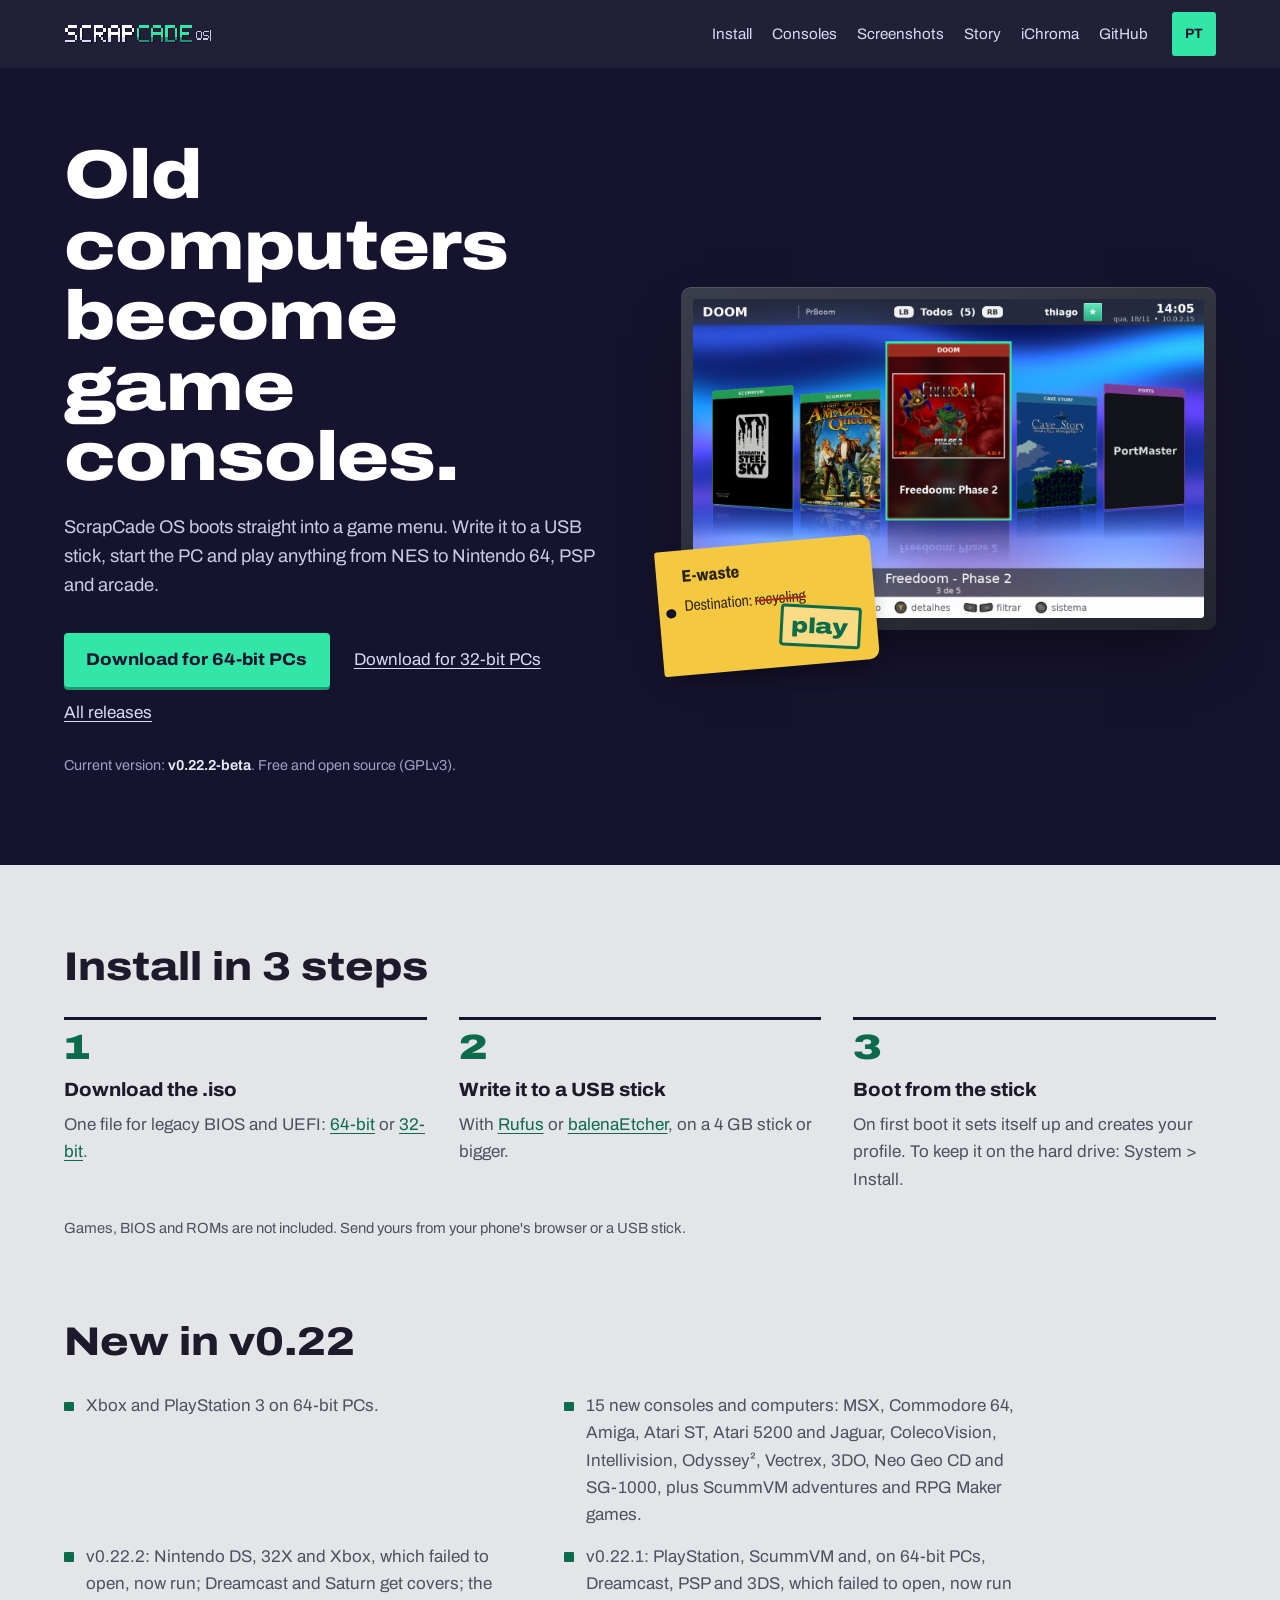
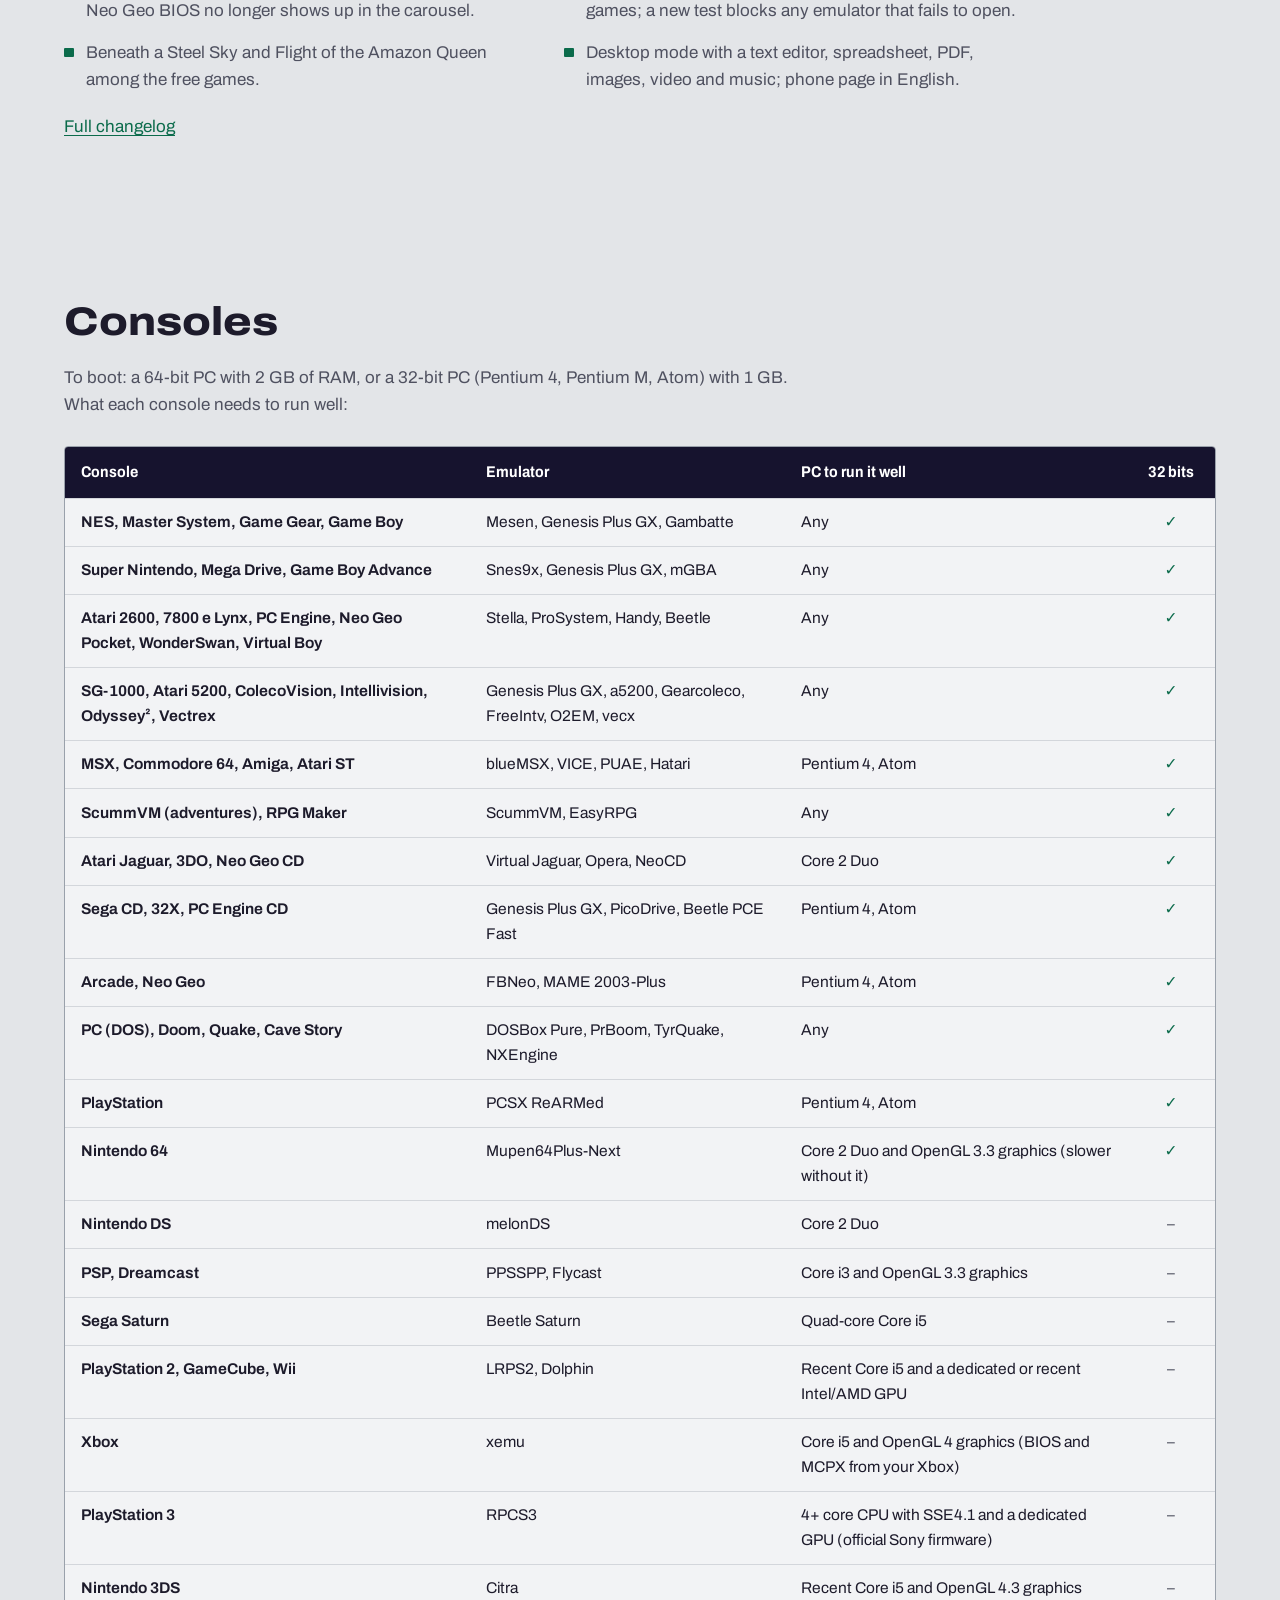
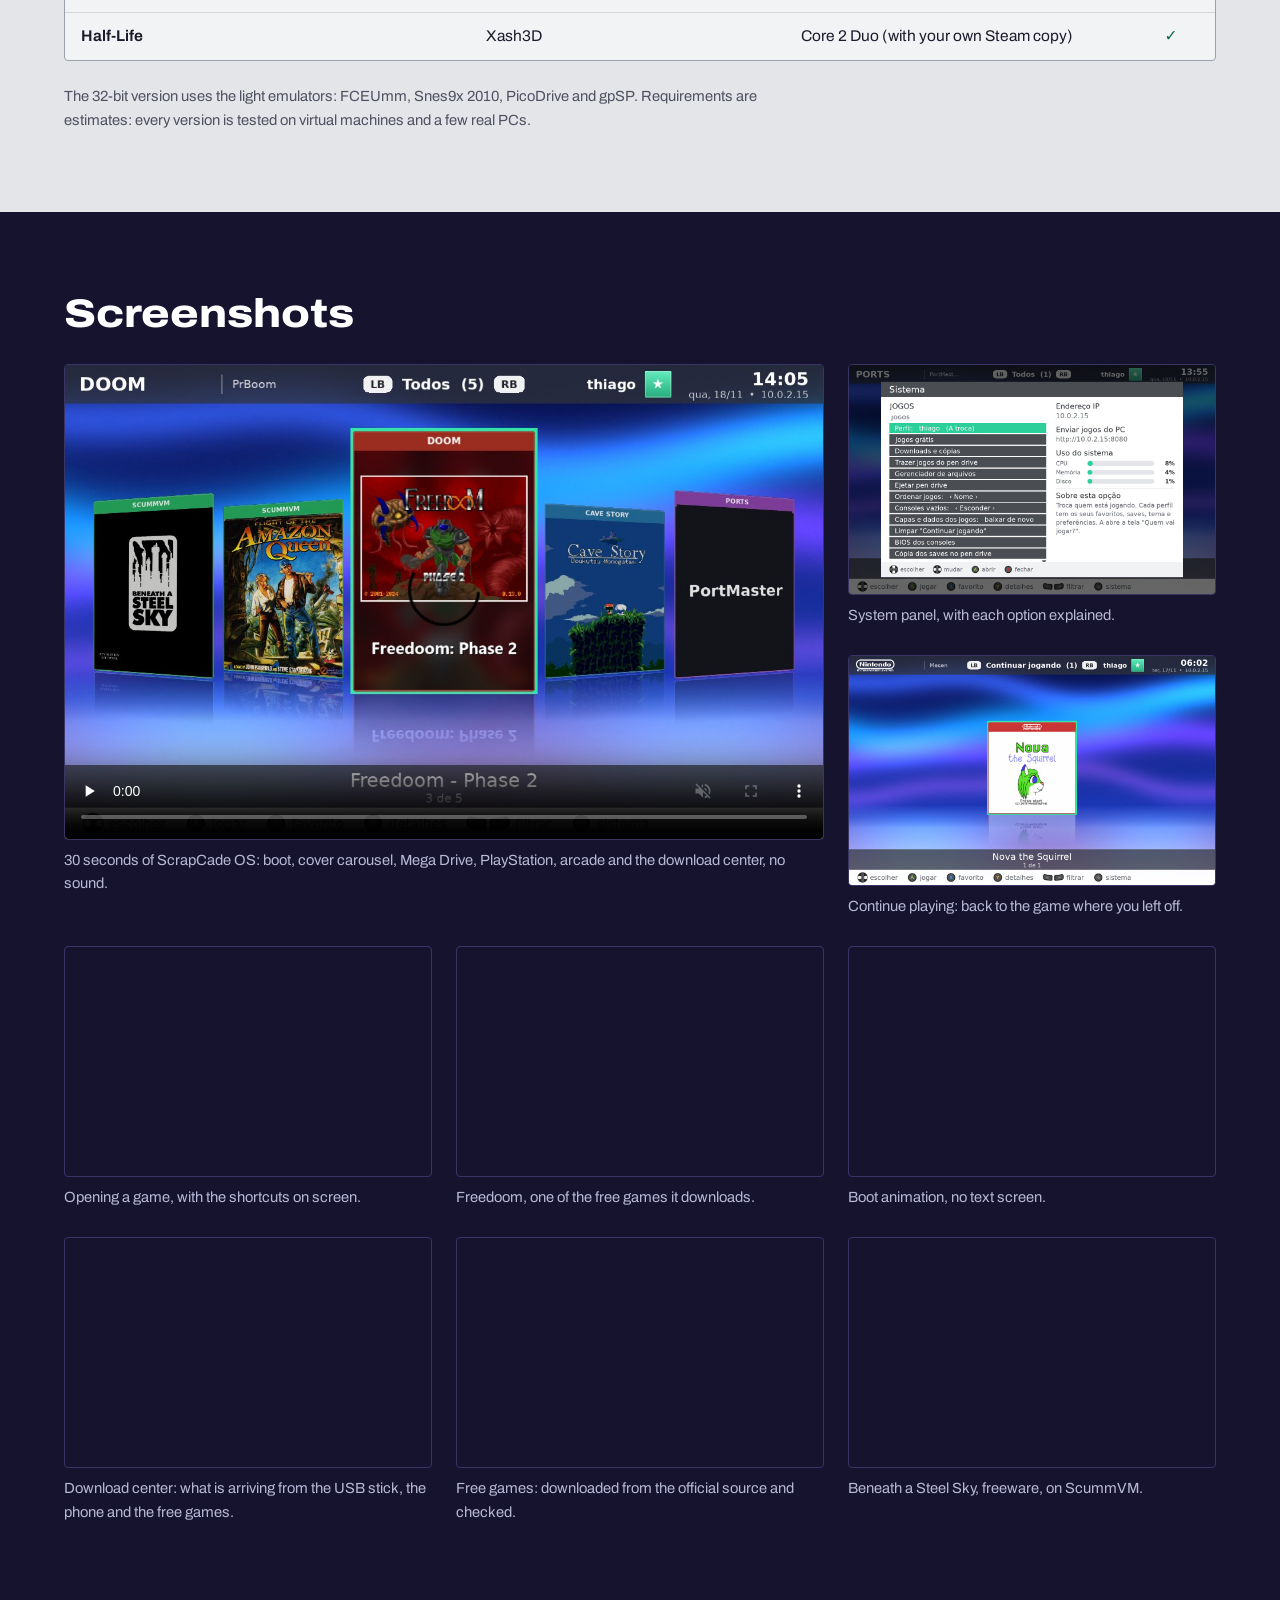
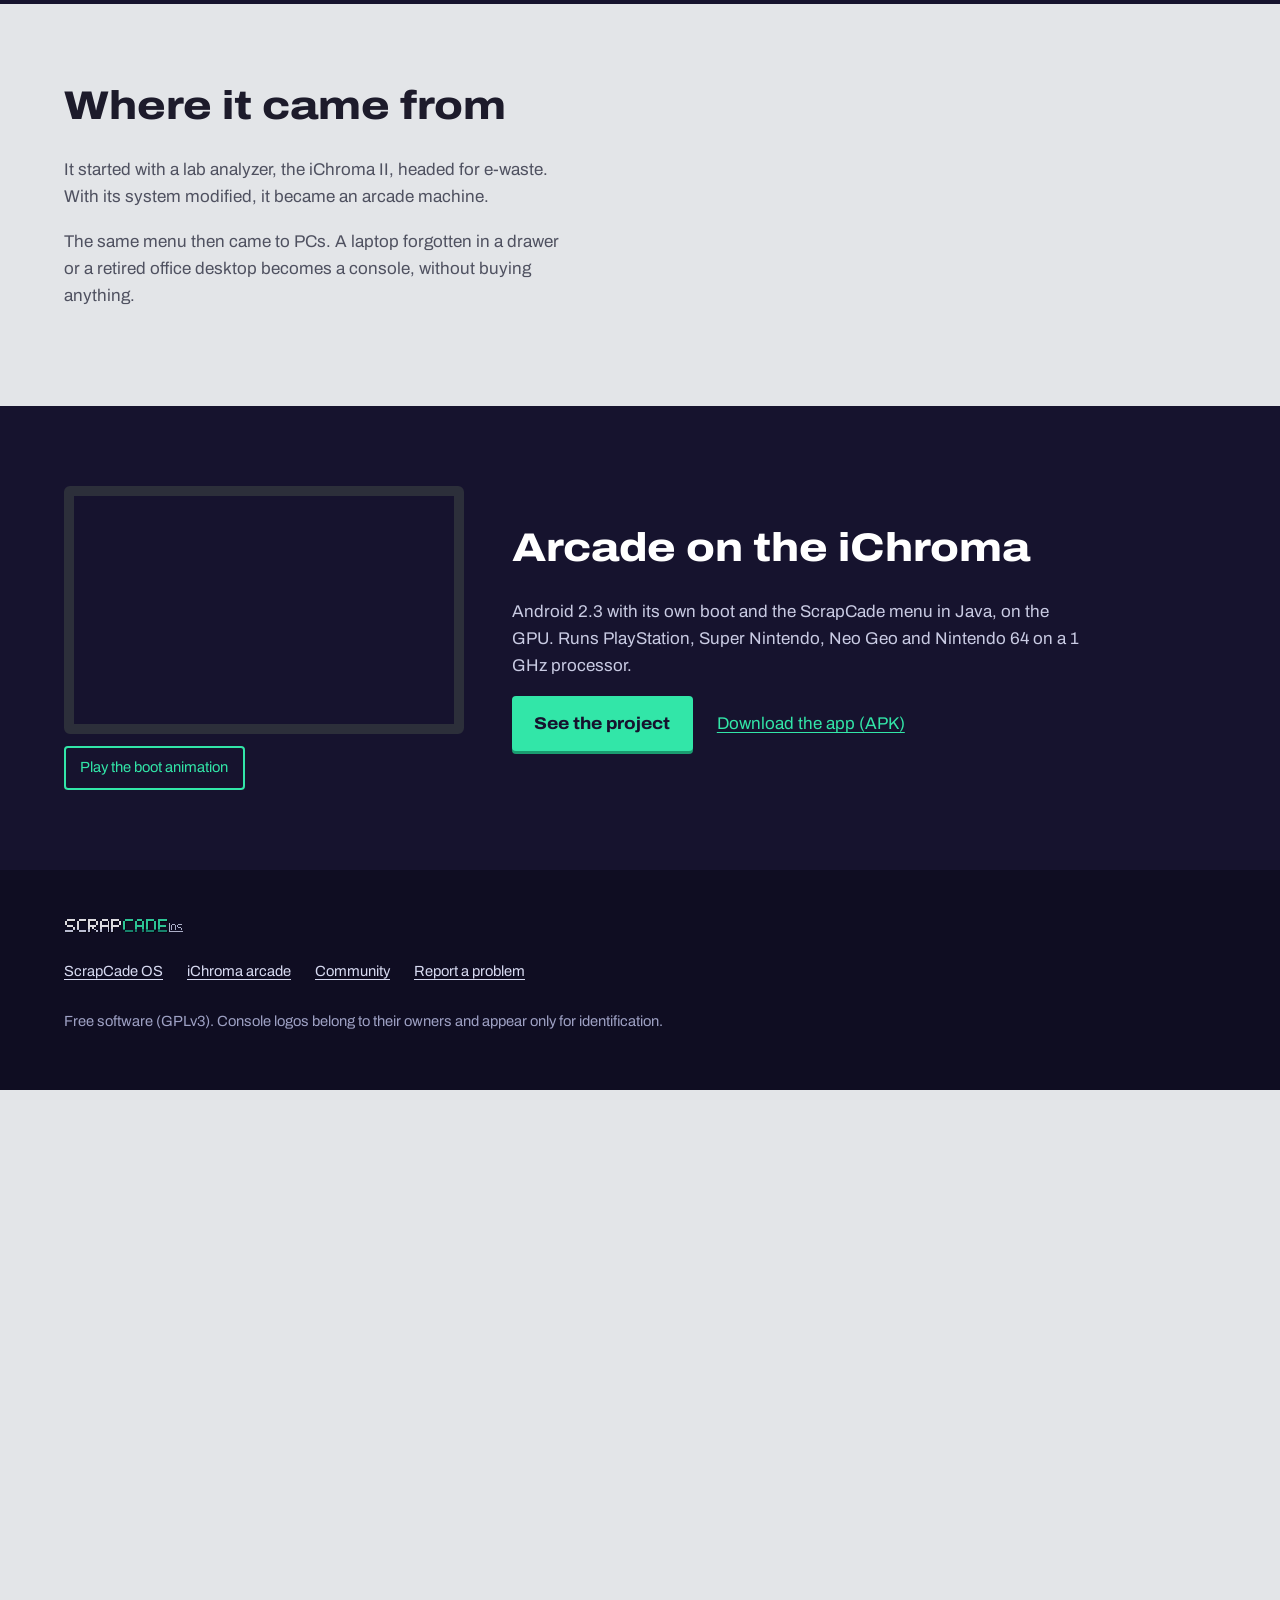
<file: index.html>
<!doctype html>
<html lang="pt-BR">
<head>
<meta charset="utf-8">
<title>ScrapCade OS</title>
<meta http-equiv="refresh" content="0; url=scrapcade/">
<link rel="canonical" href="https://thiagotechmaker.github.io/scrapcade/">
</head>
<body><p><a href="scrapcade/">ScrapCade OS</a></p></body>
</html>
</file>
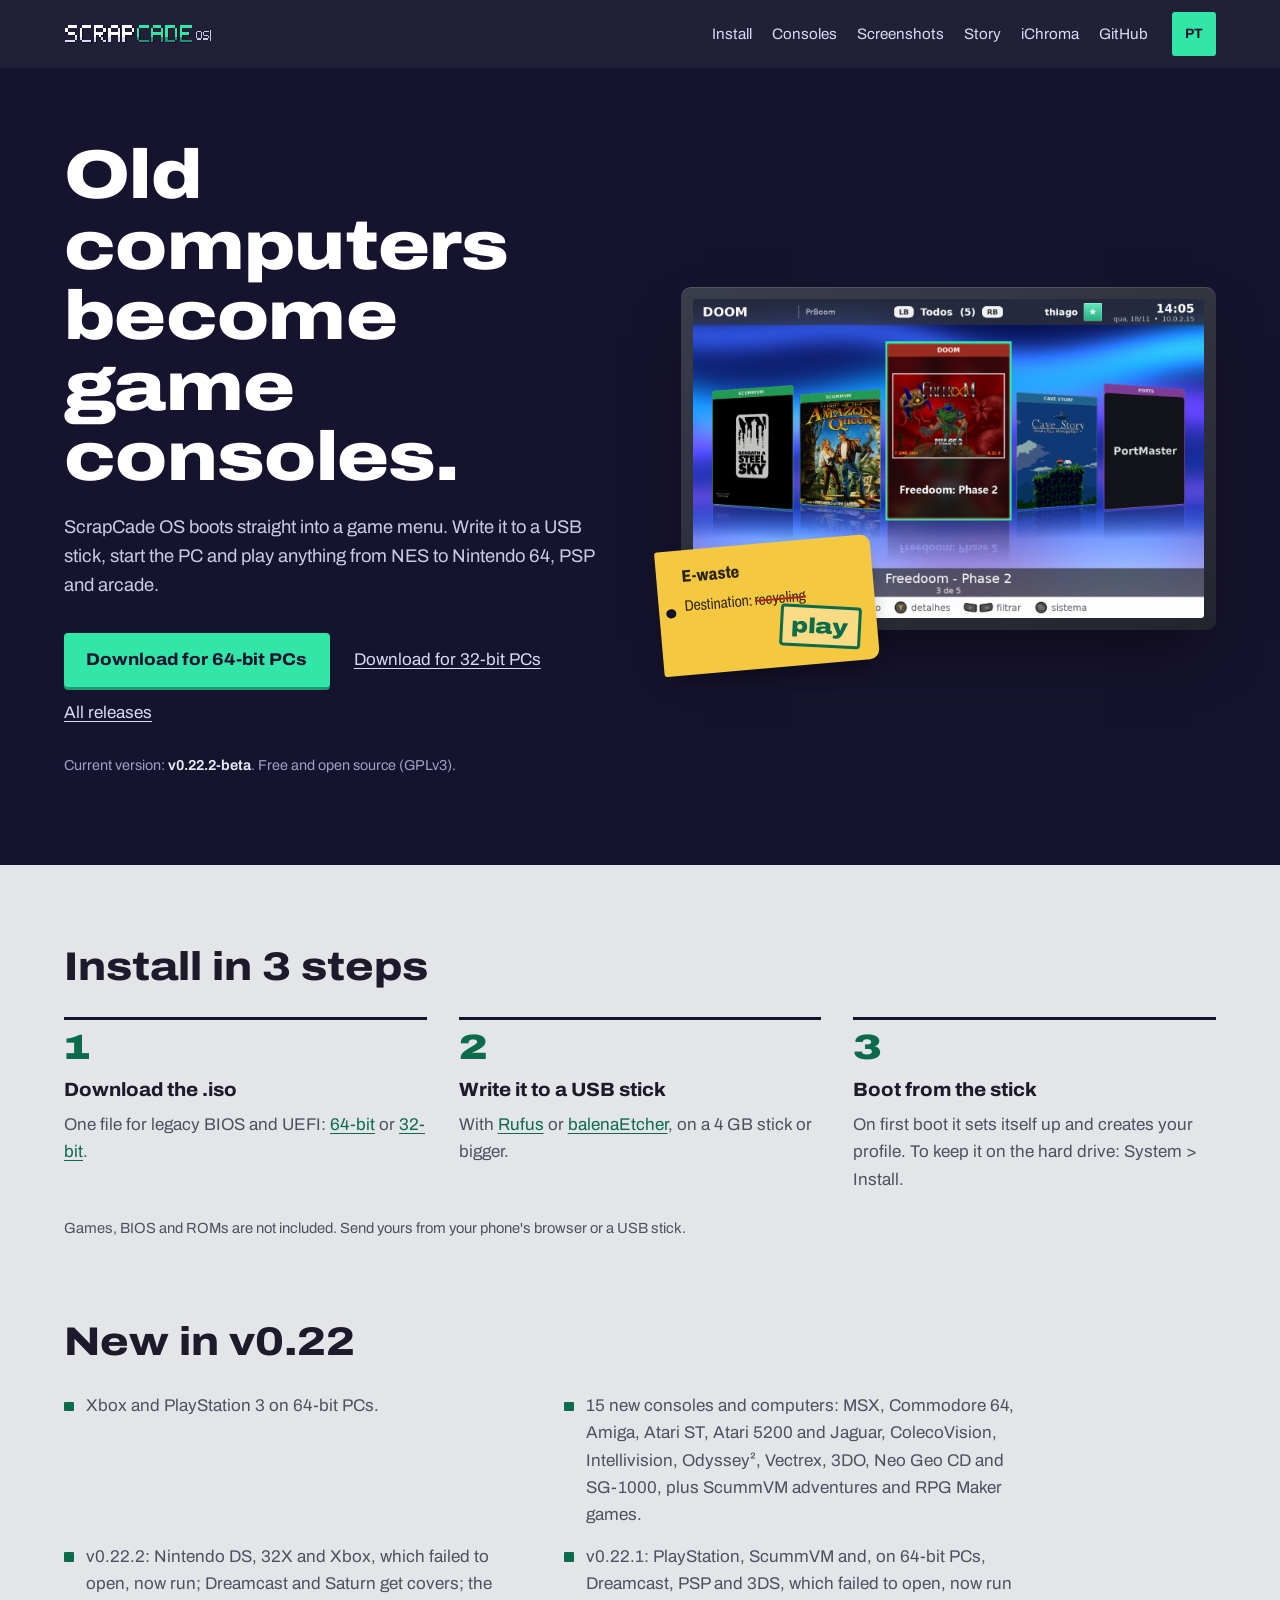
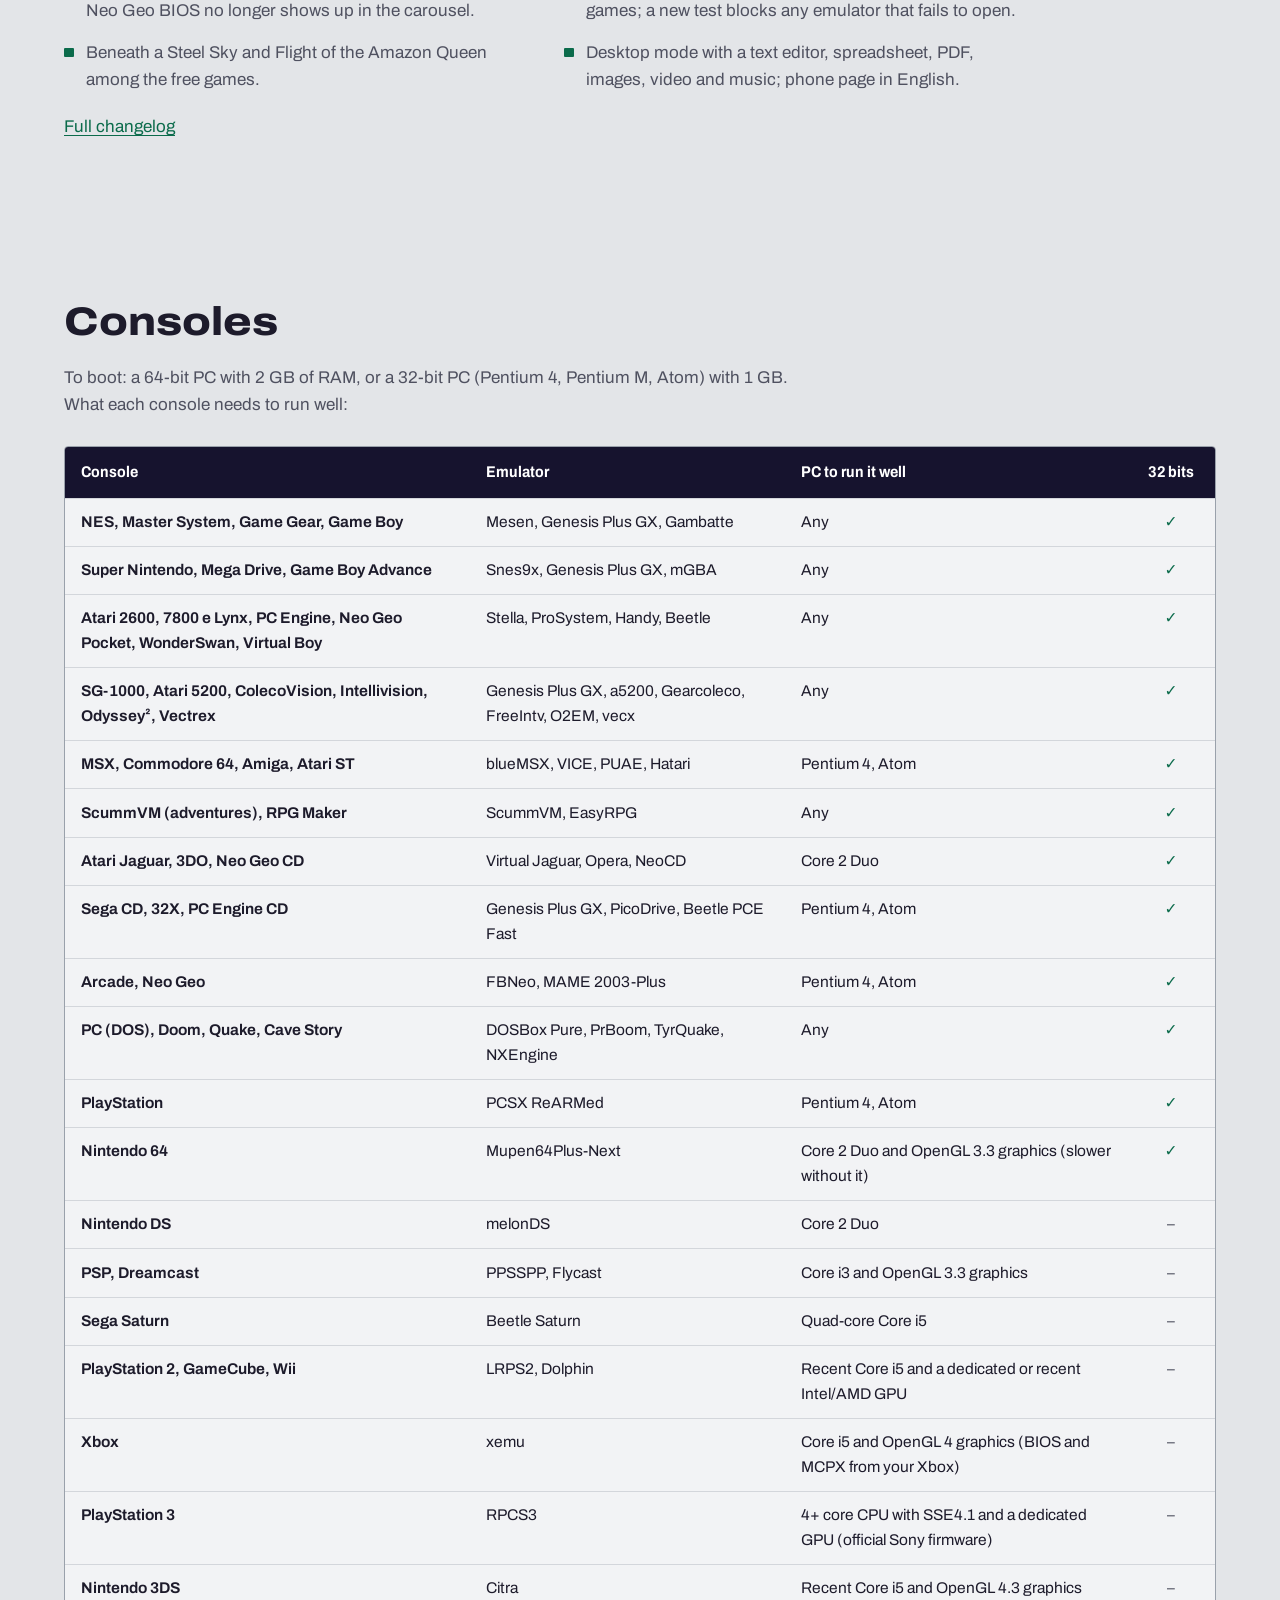
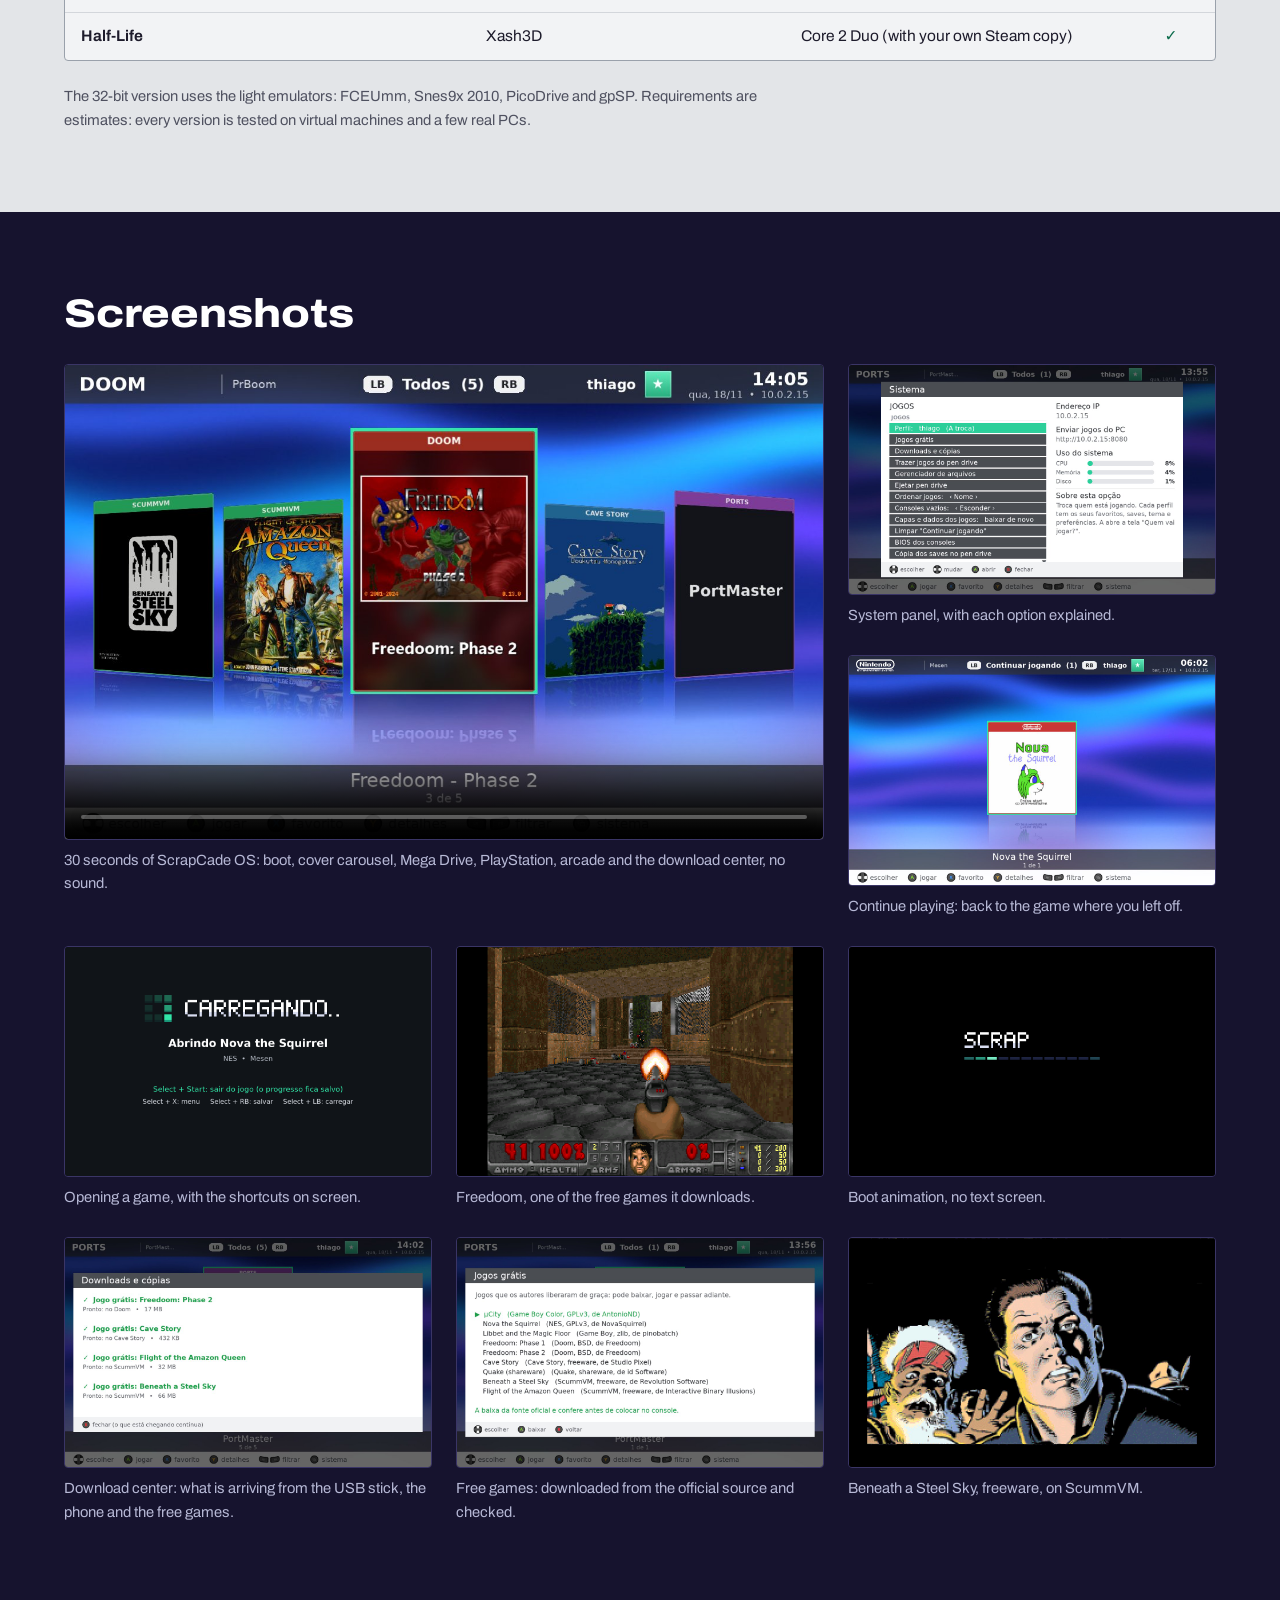
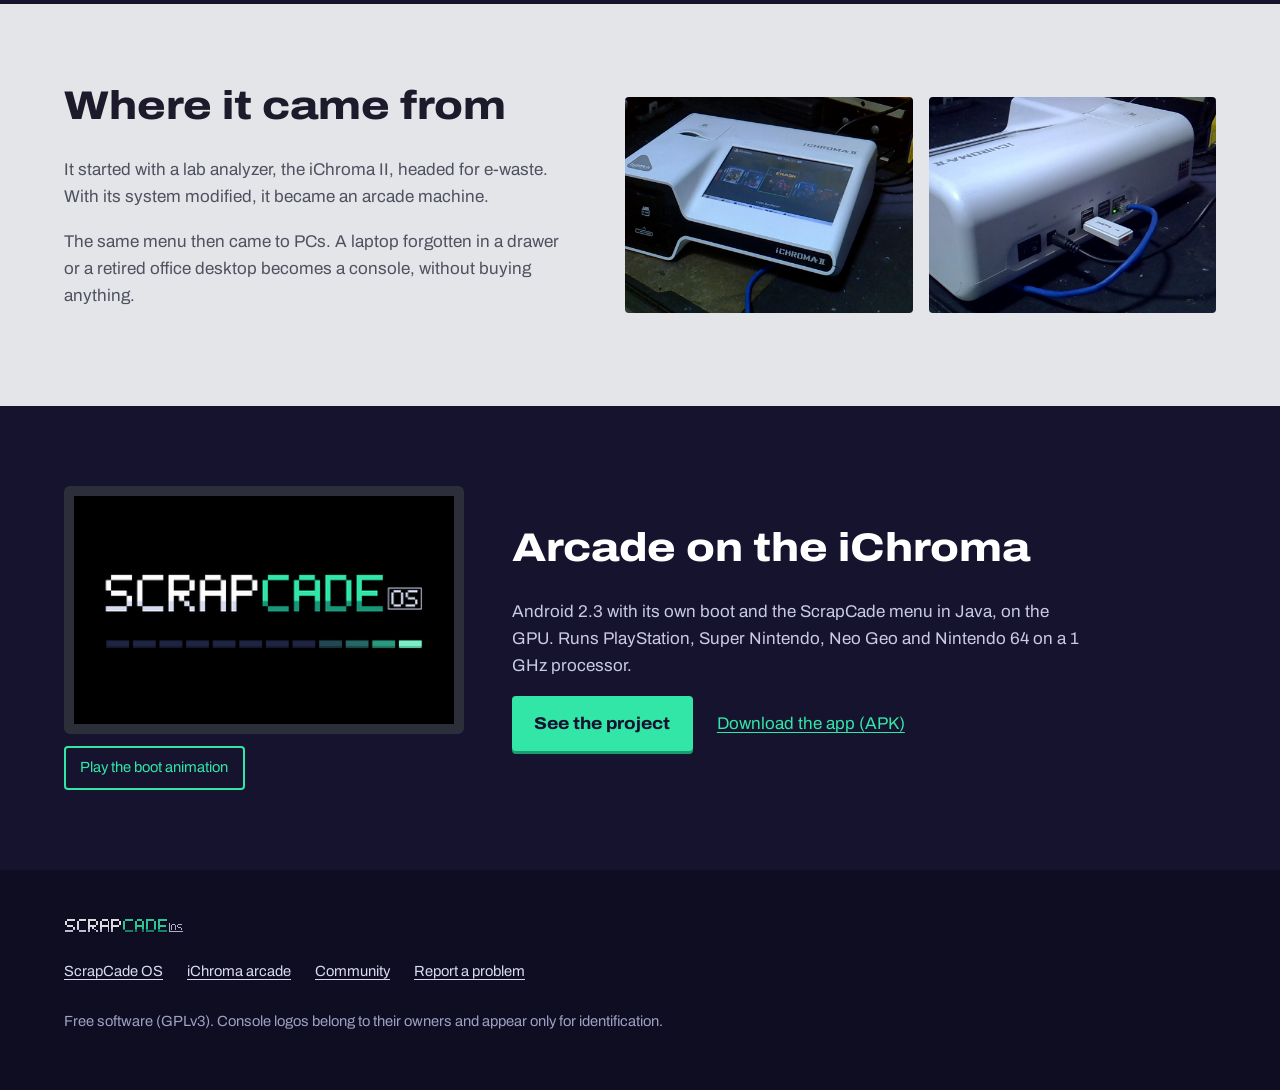
<file: scrapcade/index.html>
<!doctype html>
<html lang="pt-BR" data-lingua="pt">
<head>
<meta charset="utf-8">
<meta name="viewport" content="width=device-width, initial-scale=1">
<title>ScrapCade OS</title>
<meta name="description" content="Sistema que transforma computadores velhos em consoles de videogame. Grave num pen drive, ligue o PC e jogue.">
<link rel="icon" href="img/logo.png">
<link rel="preconnect" href="https://fonts.googleapis.com">
<link rel="preconnect" href="https://fonts.gstatic.com" crossorigin>
<link href="https://fonts.googleapis.com/css2?family=Archivo:wdth,wght@62..125,400..900&display=swap" rel="stylesheet">
<link rel="stylesheet" href="estilo.css">
</head>
<body>
<a class="pular" href="#conteudo"><span lang="pt">Pular para o conteúdo</span><span lang="en">Skip to content</span></a>

<header class="topo">
  <a class="marca" href="#inicio"><img src="img/logo.png" alt="ScrapCade OS"></a>
  <nav aria-label="Seções">
    <a href="#instalar"><span lang="pt">Instalar</span><span lang="en">Install</span></a>
    <a href="#consoles">Consoles</a>
    <a href="#capturas"><span lang="pt">Capturas</span><span lang="en">Screenshots</span></a>
    <a href="#historia"><span lang="pt">História</span><span lang="en">Story</span></a>
    <a href="#ichroma">iChroma</a>
    <a href="https://github.com/thiagotechmaker/scrapcade.os">GitHub</a>
  </nav>
  <button class="idioma" type="button"><span lang="pt"><span class="so-leitor">Ver em inglês: </span>EN</span><span lang="en"><span class="so-leitor">Ver em português: </span>PT</span></button>
</header>

<main id="conteudo">
<section class="abertura" id="inicio">
  <div class="abertura-texto">
    <h1><span lang="pt">Computador velho vira videogame.</span><span lang="en">Old computers become game consoles.</span></h1>
    <p class="sub">
      <span lang="pt">O ScrapCade OS liga direto num menu de jogos. Grave num pen drive, ligue o PC e jogue do NES ao Nintendo 64, PSP e fliperama.</span>
      <span lang="en">ScrapCade OS boots straight into a game menu. Write it to a USB stick, start the PC and play anything from NES to Nintendo 64, PSP and arcade.</span>
    </p>
    <div class="acoes">
      <a class="botao" data-iso="64" href="https://github.com/thiagotechmaker/scrapcade.os/releases/latest">
        <span lang="pt">Baixar para PC de 64 bits</span><span lang="en">Download for 64-bit PCs</span>
        <span class="tamanho" data-tam="64"></span>
      </a>
      <a class="link-claro" data-iso="32" href="https://github.com/thiagotechmaker/scrapcade.os/releases/latest">
        <span lang="pt">Baixar para PC de 32 bits</span><span lang="en">Download for 32-bit PCs</span>
      </a>
      <a class="link-claro" href="https://github.com/thiagotechmaker/scrapcade.os/releases">
        <span lang="pt">Todas as versões</span><span lang="en">All releases</span>
      </a>
    </div>
    <p class="versao"><span lang="pt">Versão atual:</span><span lang="en">Current version:</span> <b data-versao>v0.22.2-beta</b>. <span lang="pt">Livre e de código aberto (GPLv3).</span><span lang="en">Free and open source (GPLv3).</span></p>
  </div>

  <figure class="vitrine">
    <div class="tela"><img src="img/carrossel.jpg" width="1280" height="800"
      alt="Menu do ScrapCade com o carrossel de capas" data-alt-en="ScrapCade menu with the cover carousel"></div>
    <div class="etiqueta" aria-hidden="true">
      <span class="furo"></span>
      <span class="etq-titulo"><span lang="pt">Lixo eletrônico</span><span lang="en">E-waste</span></span>
      <span class="etq-linha"><span lang="pt">Destino:</span><span lang="en">Destination:</span> <s><span lang="pt">reciclagem</span><span lang="en">recycling</span></s></span>
      <span class="carimbo"><span lang="pt">jogar</span><span lang="en">play</span></span>
    </div>
  </figure>
</section>

<section class="secao" id="instalar">
  <h2><span lang="pt">Instalar em 3 passos</span><span lang="en">Install in 3 steps</span></h2>
  <ol class="passos">
    <li>
      <h3><span lang="pt">Baixe o .iso</span><span lang="en">Download the .iso</span></h3>
      <p><span lang="pt">Um arquivo só, para BIOS antigo e UEFI: <a data-iso="64" href="https://github.com/thiagotechmaker/scrapcade.os/releases/latest">64 bits</a> ou <a data-iso="32" href="https://github.com/thiagotechmaker/scrapcade.os/releases/latest">32 bits</a>.</span><span lang="en">One file for legacy BIOS and UEFI: <a data-iso="64" href="https://github.com/thiagotechmaker/scrapcade.os/releases/latest">64-bit</a> or <a data-iso="32" href="https://github.com/thiagotechmaker/scrapcade.os/releases/latest">32-bit</a>.</span></p>
    </li>
    <li>
      <h3><span lang="pt">Grave num pen drive</span><span lang="en">Write it to a USB stick</span></h3>
      <p><span lang="pt">Com o <a href="https://rufus.ie">Rufus</a> ou o <a href="https://etcher.balena.io">balenaEtcher</a>, em pen drive de 4 GB ou mais.</span><span lang="en">With <a href="https://rufus.ie">Rufus</a> or <a href="https://etcher.balena.io">balenaEtcher</a>, on a 4 GB stick or bigger.</span></p>
    </li>
    <li>
      <h3><span lang="pt">Ligue pelo pen drive</span><span lang="en">Boot from the stick</span></h3>
      <p><span lang="pt">No primeiro boot ele se arruma sozinho e cria o seu perfil. Para ficar no HD: Sistema &gt; Instalar.</span><span lang="en">On first boot it sets itself up and creates your profile. To keep it on the hard drive: System &gt; Install.</span></p>
    </li>
  </ol>
  <p class="nota"><span lang="pt">Jogos, BIOS e ROMs não acompanham o sistema. Mande os seus pelo navegador do celular ou por um pen drive.</span><span lang="en">Games, BIOS and ROMs are not included. Send yours from your phone's browser or a USB stick.</span></p>
</section>

<section class="secao novidades" id="novidades">
  <h2><span lang="pt">Novidades da v0.22</span><span lang="en">New in v0.22</span></h2>
  <ul>
    <li><span lang="pt">Xbox e PlayStation 3 no PC de 64 bits.</span><span lang="en">Xbox and PlayStation 3 on 64-bit PCs.</span></li>
    <li><span lang="pt">15 consoles e computadores novos: MSX, Commodore 64, Amiga, Atari ST, Atari 5200 e Jaguar, ColecoVision, Intellivision, Odyssey², Vectrex, 3DO, Neo Geo CD e SG-1000, além das aventuras do ScummVM e dos jogos de RPG Maker.</span><span lang="en">15 new consoles and computers: MSX, Commodore 64, Amiga, Atari ST, Atari 5200 and Jaguar, ColecoVision, Intellivision, Odyssey², Vectrex, 3DO, Neo Geo CD and SG-1000, plus ScummVM adventures and RPG Maker games.</span></li>
    <li><span lang="pt">v0.22.2: Nintendo DS, 32X e Xbox, que não abriam, agora abrem; Dreamcast e Saturn ganham capa; a BIOS do Neo Geo sai do carrossel.</span><span lang="en">v0.22.2: Nintendo DS, 32X and Xbox, which failed to open, now run; Dreamcast and Saturn get covers; the Neo Geo BIOS no longer shows up in the carousel.</span></li>
    <li><span lang="pt">v0.22.1: PlayStation, ScummVM e, no PC de 64 bits, Dreamcast, PSP e 3DS, que não abriam, agora abrem os jogos; um teste novo barra emulador que não abre.</span><span lang="en">v0.22.1: PlayStation, ScummVM and, on 64-bit PCs, Dreamcast, PSP and 3DS, which failed to open, now run games; a new test blocks any emulator that fails to open.</span></li>
    <li><span lang="pt">Beneath a Steel Sky e Flight of the Amazon Queen nos jogos grátis.</span><span lang="en">Beneath a Steel Sky and Flight of the Amazon Queen among the free games.</span></li>
    <li><span lang="pt">Modo desktop com editor de texto, imagens, vídeo e música; página do celular em inglês.</span><span lang="en">Desktop mode with a text editor, spreadsheet, PDF, images, video and music; phone page in English.</span></li>
  </ul>
  <a href="https://github.com/thiagotechmaker/scrapcade.os/blob/main/CHANGELOG.md"><span lang="pt">Todas as mudanças</span><span lang="en">Full changelog</span></a>
</section>

<section class="secao" id="consoles">
  <h2>Consoles</h2>
  <p class="intro"><span lang="pt">Para ligar: PC de 64 bits com 2 GB de memória, ou PC de 32 bits (Pentium 4, Pentium M, Atom) com 1 GB. O que cada console pede para rodar bem:</span><span lang="en">To boot: a 64-bit PC with 2 GB of RAM, or a 32-bit PC (Pentium 4, Pentium M, Atom) with 1 GB. What each console needs to run well:</span></p>
  <div class="tabela-rolagem">
  <table class="inventario">
    <thead><tr>
      <th>Console</th><th><span lang="pt">Emulador</span><span lang="en">Emulator</span></th>
      <th><span lang="pt">PC para rodar bem</span><span lang="en">PC to run it well</span></th><th>32 bits</th>
    </tr></thead>
    <tbody>
      <tr><td>NES, Master System, Game Gear, Game Boy</td><td>Mesen, Genesis Plus GX, Gambatte</td><td><span lang="pt">Qualquer um</span><span lang="en">Any</span></td><td class="sim"><span aria-hidden="true">✓</span><span class="so-leitor"><span lang="pt">sim</span><span lang="en">yes</span></span></td></tr>
      <tr><td>Super Nintendo, Mega Drive, Game Boy Advance</td><td>Snes9x, Genesis Plus GX, mGBA</td><td><span lang="pt">Qualquer um</span><span lang="en">Any</span></td><td class="sim"><span aria-hidden="true">✓</span><span class="so-leitor"><span lang="pt">sim</span><span lang="en">yes</span></span></td></tr>
      <tr><td>Atari 2600, 7800 e Lynx, PC Engine, Neo Geo Pocket, WonderSwan, Virtual Boy</td><td>Stella, ProSystem, Handy, Beetle</td><td><span lang="pt">Qualquer um</span><span lang="en">Any</span></td><td class="sim"><span aria-hidden="true">✓</span><span class="so-leitor"><span lang="pt">sim</span><span lang="en">yes</span></span></td></tr>
      <tr><td>SG-1000, Atari 5200, ColecoVision, Intellivision, Odyssey², Vectrex</td><td>Genesis Plus GX, a5200, Gearcoleco, FreeIntv, O2EM, vecx</td><td><span lang="pt">Qualquer um</span><span lang="en">Any</span></td><td class="sim"><span aria-hidden="true">✓</span><span class="so-leitor"><span lang="pt">sim</span><span lang="en">yes</span></span></td></tr>
      <tr><td>MSX, Commodore 64, Amiga, Atari ST</td><td>blueMSX, VICE, PUAE, Hatari</td><td><span lang="pt">Pentium 4, Atom</span><span lang="en">Pentium 4, Atom</span></td><td class="sim"><span aria-hidden="true">✓</span><span class="so-leitor"><span lang="pt">sim</span><span lang="en">yes</span></span></td></tr>
      <tr><td><span lang="pt">ScummVM (aventuras), RPG Maker</span><span lang="en">ScummVM (adventures), RPG Maker</span></td><td>ScummVM, EasyRPG</td><td><span lang="pt">Qualquer um</span><span lang="en">Any</span></td><td class="sim"><span aria-hidden="true">✓</span><span class="so-leitor"><span lang="pt">sim</span><span lang="en">yes</span></span></td></tr>
      <tr><td>Atari Jaguar, 3DO, Neo Geo CD</td><td>Virtual Jaguar, Opera, NeoCD</td><td><span lang="pt">Core 2 Duo</span><span lang="en">Core 2 Duo</span></td><td class="sim"><span aria-hidden="true">✓</span><span class="so-leitor"><span lang="pt">sim</span><span lang="en">yes</span></span></td></tr>
      <tr><td>Sega CD, 32X, PC Engine CD</td><td>Genesis Plus GX, PicoDrive, Beetle PCE Fast</td><td><span lang="pt">Pentium 4, Atom</span><span lang="en">Pentium 4, Atom</span></td><td class="sim"><span aria-hidden="true">✓</span><span class="so-leitor"><span lang="pt">sim</span><span lang="en">yes</span></span></td></tr>
      <tr><td><span lang="pt">Fliperama, Neo Geo</span><span lang="en">Arcade, Neo Geo</span></td><td>FBNeo, MAME 2003-Plus</td><td><span lang="pt">Pentium 4, Atom</span><span lang="en">Pentium 4, Atom</span></td><td class="sim"><span aria-hidden="true">✓</span><span class="so-leitor"><span lang="pt">sim</span><span lang="en">yes</span></span></td></tr>
      <tr><td>PC (DOS), Doom, Quake, Cave Story</td><td>DOSBox Pure, PrBoom, TyrQuake, NXEngine</td><td><span lang="pt">Qualquer um</span><span lang="en">Any</span></td><td class="sim"><span aria-hidden="true">✓</span><span class="so-leitor"><span lang="pt">sim</span><span lang="en">yes</span></span></td></tr>
      <tr><td>PlayStation</td><td>PCSX ReARMed</td><td><span lang="pt">Pentium 4, Atom</span><span lang="en">Pentium 4, Atom</span></td><td class="sim"><span aria-hidden="true">✓</span><span class="so-leitor"><span lang="pt">sim</span><span lang="en">yes</span></span></td></tr>
      <tr><td>Nintendo 64</td><td>Mupen64Plus-Next</td><td><span lang="pt">Core 2 Duo e vídeo com OpenGL 3.3 (sem ele, mais lento)</span><span lang="en">Core 2 Duo and OpenGL 3.3 graphics (slower without it)</span></td><td class="sim"><span aria-hidden="true">✓</span><span class="so-leitor"><span lang="pt">sim</span><span lang="en">yes</span></span></td></tr>
      <tr><td>Nintendo DS</td><td>melonDS</td><td><span lang="pt">Core 2 Duo</span><span lang="en">Core 2 Duo</span></td><td class="nao"><span aria-hidden="true">–</span><span class="so-leitor"><span lang="pt">não</span><span lang="en">no</span></span></td></tr>
      <tr><td>PSP, Dreamcast</td><td>PPSSPP, Flycast</td><td><span lang="pt">Core i3 e vídeo com OpenGL 3.3</span><span lang="en">Core i3 and OpenGL 3.3 graphics</span></td><td class="nao"><span aria-hidden="true">–</span><span class="so-leitor"><span lang="pt">não</span><span lang="en">no</span></span></td></tr>
      <tr><td>Sega Saturn</td><td>Beetle Saturn</td><td><span lang="pt">Core i5 de 4 núcleos</span><span lang="en">Quad-core Core i5</span></td><td class="nao"><span aria-hidden="true">–</span><span class="so-leitor"><span lang="pt">não</span><span lang="en">no</span></span></td></tr>
      <tr><td>PlayStation 2, GameCube, Wii</td><td>LRPS2, Dolphin</td><td><span lang="pt">Core i5 recente e placa de vídeo dedicada ou Intel/AMD recente</span><span lang="en">Recent Core i5 and a dedicated or recent Intel/AMD GPU</span></td><td class="nao"><span aria-hidden="true">–</span><span class="so-leitor"><span lang="pt">não</span><span lang="en">no</span></span></td></tr>
      <tr><td>Xbox</td><td>xemu</td><td><span lang="pt">Core i5 e vídeo com OpenGL 4 (BIOS e MCPX do seu Xbox)</span><span lang="en">Core i5 and OpenGL 4 graphics (BIOS and MCPX from your Xbox)</span></td><td class="nao"><span aria-hidden="true">–</span><span class="so-leitor"><span lang="pt">não</span><span lang="en">no</span></span></td></tr>
      <tr><td>PlayStation 3</td><td>RPCS3</td><td><span lang="pt">Processador de 4 núcleos ou mais com SSE4.1 e placa de vídeo dedicada (firmware oficial da Sony)</span><span lang="en">4+ core CPU with SSE4.1 and a dedicated GPU (official Sony firmware)</span></td><td class="nao"><span aria-hidden="true">–</span><span class="so-leitor"><span lang="pt">não</span><span lang="en">no</span></span></td></tr>
      <tr><td>Nintendo 3DS</td><td>Citra</td><td><span lang="pt">Core i5 recente e vídeo com OpenGL 4.3</span><span lang="en">Recent Core i5 and OpenGL 4.3 graphics</span></td><td class="nao"><span aria-hidden="true">–</span><span class="so-leitor"><span lang="pt">não</span><span lang="en">no</span></span></td></tr>
      <tr><td>Half-Life</td><td>Xash3D</td><td><span lang="pt">Core 2 Duo (com a sua cópia da Steam)</span><span lang="en">Core 2 Duo (with your own Steam copy)</span></td><td class="sim"><span aria-hidden="true">✓</span><span class="so-leitor"><span lang="pt">sim</span><span lang="en">yes</span></span></td></tr>
    </tbody>
  </table>
  </div>
  <p class="nota"><span lang="pt">Na versão de 32 bits entram os emuladores leves: FCEUmm, Snes9x 2010, PicoDrive (também no Game Gear e no SG-1000) e gpSP. Os requisitos são estimativas: cada versão é testada em máquinas virtuais e em poucos PCs de verdade.</span><span lang="en">The 32-bit version uses the light emulators: FCEUmm, Snes9x 2010, PicoDrive and gpSP. Requirements are estimates: every version is tested on virtual machines and a few real PCs.</span></p>
</section>

<section class="secao escura" id="capturas">
  <h2><span lang="pt">Capturas</span><span lang="en">Screenshots</span></h2>
  <div class="galeria">
    <figure class="grande"><video controls muted playsinline preload="none" poster="img/carrossel.jpg" width="1280" height="800"><source src="img/demo.mp4" type="video/mp4"></video><figcaption><span lang="pt">30 segundos do ScrapCade OS: boot, carrossel de capas, Mega Drive, PlayStation, fliperama e a central de downloads, sem som.</span><span lang="en">30 seconds of ScrapCade OS: boot, cover carousel, Mega Drive, PlayStation, arcade and the download center, no sound.</span></figcaption></figure>
    <figure><img loading="lazy" src="img/painel.jpg" width="1280" height="800" alt="Painel Sistema" data-alt-en="System panel"><figcaption><span lang="pt">Painel Sistema, com a explicação de cada opção.</span><span lang="en">System panel, with each option explained.</span></figcaption></figure>
    <figure><img loading="lazy" src="img/continuar.jpg" width="1280" height="800" alt="Coleção Continuar jogando" data-alt-en="Continue playing collection"><figcaption><span lang="pt">Continuar jogando: volta ao jogo do ponto em que parou.</span><span lang="en">Continue playing: back to the game where you left off.</span></figcaption></figure>
    <figure><img loading="lazy" src="img/carregando.png" width="1280" height="800" alt="Abrindo um jogo" data-alt-en="Opening a game"><figcaption><span lang="pt">Abrindo um jogo, com os atalhos na tela.</span><span lang="en">Opening a game, with the shortcuts on screen.</span></figcaption></figure>
    <figure><img loading="lazy" src="img/freedoom.png" width="1280" height="800" alt="Freedoom rodando" data-alt-en="Freedoom running"><figcaption><span lang="pt">Freedoom, um dos jogos livres que o sistema baixa.</span><span lang="en">Freedoom, one of the free games it downloads.</span></figcaption></figure>
    <figure><img loading="lazy" src="img/boot_animado.png" width="1280" height="800" alt="Animação de boot do PC" data-alt-en="PC boot animation"><figcaption><span lang="pt">Animação de boot, sem tela de texto.</span><span lang="en">Boot animation, no text screen.</span></figcaption></figure>
    <figure><img loading="lazy" src="img/central.jpg" width="1280" height="800" alt="Central de downloads" data-alt-en="Download center"><figcaption><span lang="pt">Central de downloads: o que está chegando do pen drive, do celular e dos Jogos grátis.</span><span lang="en">Download center: what is arriving from the USB stick, the phone and the free games.</span></figcaption></figure>
    <figure><img loading="lazy" src="img/gratis.jpg" width="1280" height="800" alt="Jogos grátis" data-alt-en="Free games"><figcaption><span lang="pt">Jogos grátis: o sistema baixa da fonte oficial e confere.</span><span lang="en">Free games: downloaded from the official source and checked.</span></figcaption></figure>
    <figure><img loading="lazy" src="img/scummvm.jpg" width="1280" height="800" alt="Beneath a Steel Sky no ScummVM" data-alt-en="Beneath a Steel Sky on ScummVM"><figcaption><span lang="pt">Beneath a Steel Sky, freeware, no ScummVM.</span><span lang="en">Beneath a Steel Sky, freeware, on ScummVM.</span></figcaption></figure>
  </div>
</section>

<section class="secao historia" id="historia">
  <div class="historia-texto">
    <h2><span lang="pt">De onde veio</span><span lang="en">Where it came from</span></h2>
    <p><span lang="pt">Começou com um analisador de laboratório, o iChroma II, que ia para o lixo eletrônico. Com o sistema dele modificado, virou fliperama.</span><span lang="en">It started with a lab analyzer, the iChroma II, headed for e-waste. With its system modified, it became an arcade machine.</span></p>
    <p><span lang="pt">O mesmo menu foi para os PCs. Um notebook parado na gaveta ou um desktop de escritório aposentado viram console, sem comprar nada.</span><span lang="en">The same menu then came to PCs. A laptop forgotten in a drawer or a retired office desktop becomes a console, without buying anything.</span></p>
  </div>
  <div class="historia-fotos">
    <img loading="lazy" src="img/ichroma_frente.jpg" width="1280" height="720" alt="iChroma II ligado com o menu de jogos" data-alt-en="iChroma II showing the game menu">
    <img loading="lazy" src="img/ichroma_traseira.jpg" width="1280" height="720" alt="Traseira do iChroma com cabo de rede e pen drive" data-alt-en="Back of the iChroma with network cable and USB stick">
  </div>
</section>

<section class="secao escura" id="ichroma">
  <div class="ichroma">
    <figure class="ichroma-anim">
      <img class="ichroma-gif" loading="lazy" src="img/boot_parado.png" data-gif="img/boot.gif" width="400" height="240" alt="Animação de boot do fliperama" data-alt-en="Arcade boot animation">
      <button class="ver-anim" type="button" aria-pressed="false"><span lang="pt">Ver a animação de boot</span><span lang="en">Play the boot animation</span></button>
    </figure>
    <div>
      <h2><span lang="pt">Fliperama no iChroma</span><span lang="en">Arcade on the iChroma</span></h2>
      <p><span lang="pt">Android 2.3 com boot próprio e o menu ScrapCade em Java, pela GPU. Roda PlayStation, Super Nintendo, Neo Geo e Nintendo 64 num processador de 1 GHz.</span><span lang="en">Android 2.3 with its own boot and the ScrapCade menu in Java, on the GPU. Runs PlayStation, Super Nintendo, Neo Geo and Nintendo 64 on a 1 GHz processor.</span></p>
      <div class="acoes">
        <a class="botao" href="https://github.com/thiagotechmaker/scrapcade-fliperama"><span lang="pt">Ver o projeto</span><span lang="en">See the project</span></a>
        <a class="link-claro" href="https://github.com/thiagotechmaker/scrapcade-fliperama/releases/latest"><span lang="pt">Baixar o app (APK)</span><span lang="en">Download the app (APK)</span></a>
      </div>
    </div>
  </div>
</section>
</main>

<footer class="rodape">
  <img src="img/logo.png" alt="" width="120">
  <nav aria-label="Links">
    <a href="https://github.com/thiagotechmaker/scrapcade.os">ScrapCade OS</a>
    <a href="https://github.com/thiagotechmaker/scrapcade-fliperama"><span lang="pt">Fliperama do iChroma</span><span lang="en">iChroma arcade</span></a>
    <a href="https://github.com/thiagotechmaker/scrapcade.os/discussions"><span lang="pt">Comunidade</span><span lang="en">Community</span></a>
    <a href="https://github.com/thiagotechmaker/scrapcade.os/issues/new/choose"><span lang="pt">Relatar um problema</span><span lang="en">Report a problem</span></a>
  </nav>
  <p><span lang="pt">Código livre (GPLv3). Logotipos de consoles são dos seus donos e aparecem só para identificação.</span><span lang="en">Free software (GPLv3). Console logos belong to their owners and appear only for identification.</span></p>
</footer>

<script src="site.js"></script>
</body>
</html>
</file>
<file: scrapcade/estilo.css>
/* ScrapCade OS: sucata que vira console.
   Cores: indigo da tela de boot, aco de gabinete, menta da logo, amarelo de etiqueta de descarte (so na etiqueta). */
:root {
  --tinta: #16132e;
  --tinta-2: #221d45;
  --aco: #e3e5e8;
  --aco-claro: #f2f3f5;
  --aco-escuro: #9aa1ab;
  --texto: #1d1b2b;
  --texto-suave: #4f5160;
  --menta: #32e6a8;
  --menta-escura: #0b6b4b;   /* 5,2:1 sobre o aco: passa no WCAG AA */
  --etiqueta: #f5c842;
  --branco: #fff;
  --largura: 72rem;
  --fonte: "Archivo", "Segoe UI", system-ui, sans-serif;
}
*, *::before, *::after { box-sizing: border-box; }
html { scroll-behavior: smooth; -webkit-text-size-adjust: 100%; }
@media (prefers-reduced-motion: reduce) { html { scroll-behavior: auto; } }
body {
  margin: 0;
  font-family: var(--fonte);
  font-size: 1.0625rem;
  line-height: 1.6;
  color: var(--texto);
  background: var(--aco);
}
img { max-width: 100%; height: auto; display: block; }
a { color: var(--menta-escura); text-underline-offset: 0.18em; }
/* foco: indigo nas partes claras, amarelo nas escuras (sempre com contraste) */
a:focus-visible, button:focus-visible { outline: 3px solid var(--tinta); outline-offset: 3px; border-radius: 2px; }
.topo :focus-visible, .abertura :focus-visible, .escura :focus-visible, .rodape :focus-visible, .pular:focus-visible { outline-color: var(--etiqueta); }

/* texto so para leitor de tela */
.so-leitor { position: absolute; width: 1px; height: 1px; overflow: hidden; clip-path: inset(50%); white-space: nowrap; }
/* pular para o conteudo: aparece so com o teclado */
.pular { position: absolute; left: 1rem; top: -4rem; z-index: 20; padding: 0.6rem 1rem; background: var(--tinta); color: var(--branco); border-radius: 3px; }
.pular:focus { top: 0.75rem; }

/* idioma: so a lingua escolhida aparece */
html[data-lingua="pt"] [lang="en"], html[data-lingua="en"] [lang="pt"] { display: none !important; }

/* ---- topo */
.topo {
  position: sticky; top: 0; z-index: 10;
  display: flex; align-items: center; gap: 1.5rem;
  padding: 0.75rem max(1rem, calc((100% - var(--largura)) / 2));
  background: color-mix(in srgb, var(--tinta) 94%, transparent);
  backdrop-filter: blur(6px);
}
.marca img { width: 148px; image-rendering: pixelated; }
.topo nav { display: flex; gap: 1.25rem; margin-left: auto; flex-wrap: wrap; }
.topo nav a { color: #d8dbf2; text-decoration: none; font-size: 0.95rem; display: inline-flex; align-items: center; min-height: 44px; }   /* toque de 44 px */
.topo nav a:hover { color: var(--branco); text-decoration: underline; }
.idioma {
  font: inherit; font-size: 0.85rem; font-weight: 700; letter-spacing: 0.02em;
  color: var(--tinta); background: var(--menta); border: 0; border-radius: 3px;
  padding: 0.3rem 0.6rem; cursor: pointer; min-width: 44px; min-height: 44px;
}

/* ---- abertura */
.abertura {
  display: grid; grid-template-columns: 1.05fr 1fr; gap: 3.5rem; align-items: center;
  padding: 4.5rem max(1rem, calc((100% - var(--largura)) / 2)) 5.5rem;
  background: var(--tinta); color: #e9eaf7;
}
.abertura h1 {
  margin: 0 0 1.25rem;
  font-size: clamp(2.4rem, 5.4vw, 4.4rem); line-height: 1.02;
  font-weight: 850; font-variation-settings: "wdth" 118; letter-spacing: -0.01em;
  color: var(--branco);
}
.sub { margin: 0 0 2rem; max-width: 34rem; font-size: 1.15rem; color: #c9cbe3; }
.acoes { display: flex; flex-wrap: wrap; align-items: center; gap: 0.75rem 1.5rem; }
.botao {
  display: inline-block; padding: 0.85rem 1.4rem;
  font-weight: 750; font-variation-settings: "wdth" 110; text-decoration: none;
  color: var(--tinta); background: var(--menta); border-radius: 4px;
  box-shadow: 0 3px 0 #1a9c70;
}
.botao:hover { background: #5cf0bd; }
.botao:active { transform: translateY(2px); box-shadow: 0 1px 0 #1a9c70; }
.link-claro { color: #d8dbf2; }
.versao { margin: 1.75rem 0 0; font-size: 0.9rem; color: #9ea1c4; }
.versao b { color: #e9eaf7; font-weight: 650; }
.tamanho { font-weight: 500; font-variation-settings: "wdth" 90; opacity: 0.8; }

/* a captura numa "tela" de gabinete, com a etiqueta de descarte amarrada */
.vitrine { position: relative; margin: 0; }
.tela {
  padding: 12px; border-radius: 10px;
  background: linear-gradient(160deg, #3a3d4a, #23252e);
  box-shadow: 0 30px 60px -20px rgba(0, 0, 0, 0.55), inset 0 1px 0 rgba(255, 255, 255, 0.12);
}
.tela img { border-radius: 3px; }
.etiqueta {
  position: absolute; left: -1.4rem; bottom: -2.4rem;
  display: grid; gap: 0.15rem; width: 13.5rem;
  padding: 0.9rem 1rem 1rem 1.6rem;
  background: var(--etiqueta); color: #2b2410;
  border-radius: 3px 10px 10px 3px;
  transform: rotate(-5deg);
  box-shadow: 0 10px 22px -10px rgba(0, 0, 0, 0.6);
  font-variation-settings: "wdth" 80;
}
.furo {
  position: absolute; left: 0.45rem; top: 50%; width: 0.6rem; height: 0.6rem; margin-top: -0.3rem;
  border-radius: 50%; background: var(--tinta); box-shadow: inset 0 0 0 2px rgba(0, 0, 0, 0.2);
}
.etq-titulo { font-weight: 800; font-size: 1.05rem; }
.etq-linha { font-size: 0.95rem; }
.etq-linha s { text-decoration-thickness: 2px; text-decoration-color: #b4231b; }
.carimbo {
  justify-self: end; margin-top: -0.2rem;
  padding: 0.05rem 0.55rem; border: 3px solid var(--menta-escura); border-radius: 4px;
  color: var(--menta-escura); font-weight: 900; font-size: 1.35rem; font-variation-settings: "wdth" 120;
  transform: rotate(8deg); background: rgba(255, 255, 255, 0.35);
}

/* ---- secoes */
section[id] { scroll-margin-top: 4.5rem; }   /* o topo fixo nao cobre o titulo ao clicar no menu */
.secao { padding: 5rem max(1rem, calc((100% - var(--largura)) / 2)); }
.secao h2 {
  margin: 0 0 1.75rem;
  font-size: clamp(1.8rem, 3.2vw, 2.5rem); line-height: 1.1;
  font-weight: 800; font-variation-settings: "wdth" 115;
}
.secao h3 { margin: 0 0 0.35rem; font-size: 1.2rem; font-weight: 750; font-variation-settings: "wdth" 105; }
.intro { max-width: 46rem; margin: -0.5rem 0 1.75rem; color: var(--texto-suave); }
.nota { margin: 1.5rem 0 0; font-size: 0.92rem; color: var(--texto-suave); max-width: 46rem; }
.escura { background: var(--tinta); color: #e3e4f3; }
.escura h2 { color: var(--branco); }
.escura a { color: var(--menta); }

/* passos: uma sequencia de verdade, entao numerada */
.passos {
  list-style: none; margin: 0; padding: 0; counter-reset: passo;
  display: grid; grid-template-columns: repeat(3, 1fr); gap: 2rem;
}
.passos li { counter-increment: passo; position: relative; padding-top: 3.4rem; border-top: 3px solid var(--tinta); }
.passos li::before {
  content: counter(passo);
  position: absolute; top: 0.6rem; left: 0;
  font-size: 2.2rem; line-height: 1; font-weight: 900; font-variation-settings: "wdth" 125; color: var(--menta-escura);
}
.passos p { margin: 0; color: var(--texto-suave); }

/* novidades da versao: lista curta, com a marca menta de "recem-chegado" */
.novidades { padding-top: 0; }
.novidades ul { list-style: none; margin: 0 0 1.25rem; padding: 0; display: grid; grid-template-columns: repeat(2, 1fr); gap: 0.9rem 2.5rem; max-width: 60rem; }
.novidades li { position: relative; padding-left: 1.4rem; color: var(--texto-suave); }
.novidades li::before {
  content: ""; position: absolute; left: 0; top: 0.55em; width: 0.6rem; height: 0.6rem;
  background: var(--menta-escura); border-radius: 1px;
}
@media (max-width: 860px) { .novidades ul { grid-template-columns: 1fr; } }

/* consoles: folha de inventario */
.tabela-rolagem { overflow-x: auto; background: var(--aco-claro); border: 1px solid var(--aco-escuro); border-radius: 4px; }
.inventario { width: 100%; border-collapse: collapse; min-width: 40rem; font-size: 0.97rem; }
.inventario th {
  text-align: left; font-weight: 700; font-variation-settings: "wdth" 90;
  padding: 0.8rem 1rem; background: var(--tinta); color: var(--branco);
}
.inventario td { padding: 0.7rem 1rem; border-top: 1px solid #d3d6db; vertical-align: top; }
.inventario td:first-child { font-weight: 650; }
.inventario td:last-child, .inventario th:last-child { text-align: center; width: 5.5rem; }
.inventario .sim { color: var(--menta-escura); font-weight: 800; }
.inventario .nao { color: var(--texto-suave); }
.inventario .em-breve td { color: var(--texto-suave); font-style: italic; }

/* capturas */
.galeria { display: grid; grid-template-columns: repeat(3, 1fr); gap: 1.75rem 1.5rem; }
.galeria figure { margin: 0; }
.galeria .grande { grid-column: span 2; grid-row: span 2; }
.galeria img, .galeria video { border-radius: 4px; border: 1px solid #3a3566; }
.galeria video { display: block; width: 100%; height: auto; background: #000; }
.galeria figcaption { margin-top: 0.55rem; font-size: 0.92rem; color: #b7b9d6; }

/* historia */
.historia { display: grid; grid-template-columns: 1fr 1.15fr; gap: 3rem; align-items: center; }
.historia-texto p { max-width: 34rem; color: var(--texto-suave); }
.historia-fotos { display: grid; grid-template-columns: 1fr 1fr; gap: 1rem; }
.historia-fotos img { border-radius: 4px; aspect-ratio: 4 / 3; object-fit: cover; }

/* ichroma */
.ichroma { display: grid; grid-template-columns: auto 1fr; gap: 3rem; align-items: center; }
.ichroma-anim { margin: 0; display: grid; gap: 0.75rem; justify-items: start; }
.ichroma-gif { width: 400px; border-radius: 6px; border: 10px solid #2c2f3a; }
.ver-anim {
  font: inherit; font-size: 0.92rem; color: var(--menta); background: none; cursor: pointer;
  border: 2px solid var(--menta); border-radius: 4px; padding: 0.45rem 0.9rem; min-height: 44px;
}
.ichroma p { max-width: 36rem; color: #c9cbe3; }
.ichroma .botao { color: var(--tinta); }

/* rodape */
.rodape {
  display: grid; gap: 1rem; justify-items: start;
  padding: 3rem max(1rem, calc((100% - var(--largura)) / 2)) 3.5rem;
  background: #0f0d22; color: #9ea1c4; font-size: 0.92rem;
}
.rodape img { image-rendering: pixelated; opacity: 0.85; }
.rodape nav { display: flex; flex-wrap: wrap; gap: 0.5rem 1.5rem; }
.rodape a { color: #d8dbf2; display: inline-flex; align-items: center; min-height: 44px; }
.rodape p { margin: 0; max-width: 46rem; }

/* ---- telas pequenas */
@media (max-width: 860px) {
  .topo { flex-wrap: wrap; row-gap: 0.4rem; }
  .idioma { margin-left: auto; }
  /* no celular o menu vira uma faixa que rola para o lado */
  .topo nav { order: 3; width: 100%; margin: 0; flex-wrap: nowrap; overflow-x: auto; gap: 1.1rem; padding-bottom: 0.2rem; }
  .topo nav a { white-space: nowrap; padding: 0.35rem 0; }
  section[id] { scroll-margin-top: 6.5rem; }
  .abertura { grid-template-columns: 1fr; padding-top: 3rem; padding-bottom: 5rem; gap: 2.5rem; }
  .etiqueta { left: auto; right: -0.25rem; bottom: -2.2rem; width: 12rem; }
  .passos { grid-template-columns: 1fr; }
  .galeria { grid-template-columns: 1fr 1fr; }
  .galeria .grande { grid-column: span 2; grid-row: auto; }
  .historia, .ichroma { grid-template-columns: 1fr; }
  .ichroma-gif { width: 100%; }
}
@media (max-width: 520px) {
  .galeria { grid-template-columns: 1fr; }
  .galeria .grande { grid-column: auto; }
  .historia-fotos { grid-template-columns: 1fr; }
}
</file>
